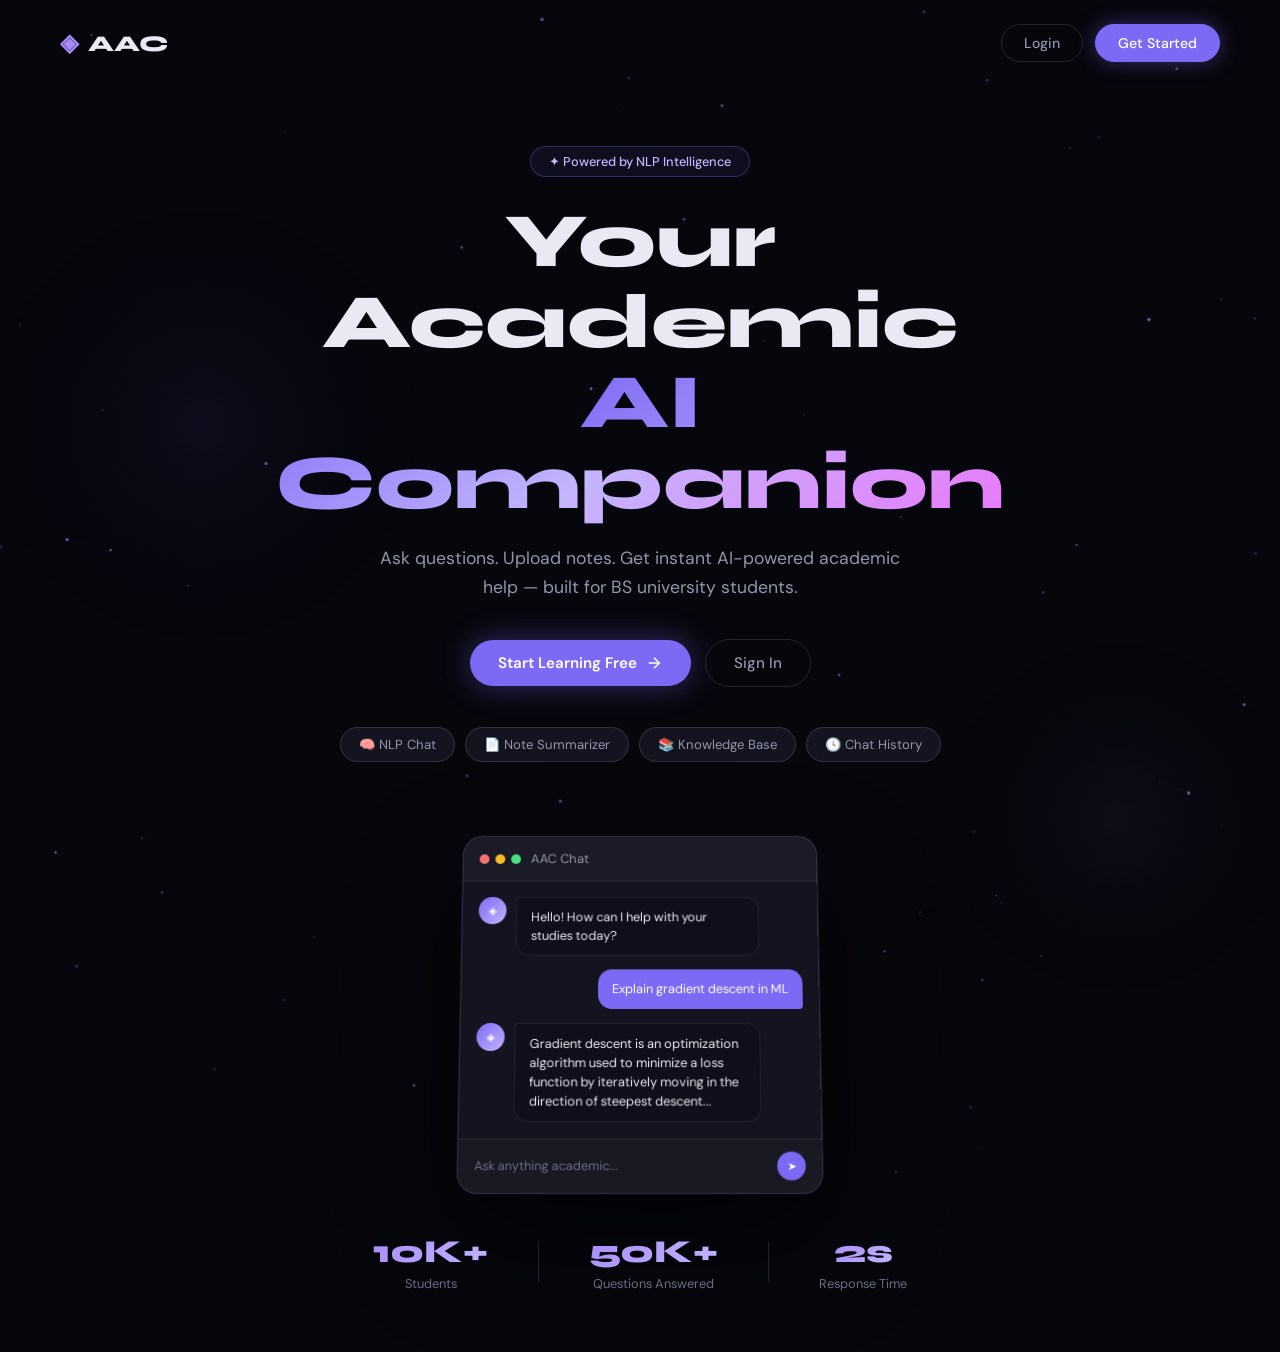
<file: index.html>
<!DOCTYPE html>
<html lang="en">
<head>
  <meta charset="UTF-8" />
  <meta name="viewport" content="width=device-width, initial-scale=1.0"/>
  <title>AAC – AI Academic Assistant</title>
  <link rel="stylesheet" href="style.css" />
  <link rel="preconnect" href="https://fonts.googleapis.com">
  <link href="https://fonts.googleapis.com/css2?family=Syne:wght@400;600;700;800&family=DM+Sans:ital,wght@0,300;0,400;0,500;1,300&display=swap" rel="stylesheet">
</head>
<body>

  <!-- ─── CUSTOM CURSOR ─────────────────────────────── -->
  <div class="cursor-dot"></div>
  <div class="cursor-ring"></div>

  <!-- ─── LANDING PAGE ──────────────────────────────── -->
  <section id="landing" class="page active">
    <canvas id="bg-canvas"></canvas>

    <nav class="landing-nav">
      <div class="logo">
        <span class="logo-icon">◈</span>
        <span>AAC</span>
      </div>
      <div class="nav-links">
        <a href="#" onclick="showPage('login')" class="nav-btn">Login</a>
        <a href="#" onclick="showPage('register')" class="nav-btn nav-btn-fill">Get Started</a>
      </div>
    </nav>

    <div class="hero">
      <div class="hero-badge">✦ Powered by NLP Intelligence</div>
      <h1 class="hero-title">
        Your Academic<br/>
        <span class="gradient-text">AI Companion</span>
      </h1>
      <p class="hero-sub">Ask questions. Upload notes. Get instant AI-powered academic help — built for BS university students.</p>
      <div class="hero-cta">
        <button class="btn-primary" onclick="showPage('register')">
          Start Learning Free
          <svg width="18" height="18" viewBox="0 0 24 24" fill="none" stroke="currentColor" stroke-width="2"><line x1="5" y1="12" x2="19" y2="12"/><polyline points="12,5 19,12 12,19"/></svg>
        </button>
        <button class="btn-ghost" onclick="showPage('login')">Sign In</button>
      </div>

      <div class="feature-pills">
        <div class="pill">🧠 NLP Chat</div>
        <div class="pill">📄 Note Summarizer</div>
        <div class="pill">📚 Knowledge Base</div>
        <div class="pill">🕓 Chat History</div>
      </div>
    </div>

    <div class="hero-visual">
      <div class="chat-preview-card">
        <div class="cp-header">
          <div class="cp-dots"><span></span><span></span><span></span></div>
          <span>AAC Chat</span>
        </div>
        <div class="cp-messages">
          <div class="cp-msg bot">
            <div class="cp-avatar">◈</div>
            <div class="cp-bubble">Hello! How can I help with your studies today?</div>
          </div>
          <div class="cp-msg user">
            <div class="cp-bubble">Explain gradient descent in ML</div>
          </div>
          <div class="cp-msg bot typing-preview">
            <div class="cp-avatar">◈</div>
            <div class="cp-bubble">
              Gradient descent is an optimization algorithm used to minimize a loss function by iteratively moving in the direction of steepest descent...
            </div>
          </div>
        </div>
        <div class="cp-input-bar">
          <span>Ask anything academic...</span>
          <div class="cp-send">➤</div>
        </div>
      </div>
    </div>

    <div class="stats-row">
      <div class="stat"><span class="stat-num">10K+</span><span>Students</span></div>
      <div class="stat-divider"></div>
      <div class="stat"><span class="stat-num">50K+</span><span>Questions Answered</span></div>
      <div class="stat-divider"></div>
      <div class="stat"><span class="stat-num">2s</span><span>Response Time</span></div>
    </div>
  </section>

  <!-- ─── REGISTER ───────────────────────────────────── -->
  <section id="register" class="page auth-page">
    <div class="auth-left">
      <div class="auth-logo" onclick="showPage('landing')">
        <span class="logo-icon">◈</span> AAC
      </div>
      <h2 class="auth-title">Create your<br/><span class="gradient-text">free account</span></h2>
      <p class="auth-sub">Join thousands of students using AI to excel academically.</p>
      <div class="auth-features">
        <div class="af-item"><span class="af-check">✓</span> Unlimited academic questions</div>
        <div class="af-item"><span class="af-check">✓</span> PDF & text note summarization</div>
        <div class="af-item"><span class="af-check">✓</span> Full chat history access</div>
        <div class="af-item"><span class="af-check">✓</span> Always free for students</div>
      </div>
    </div>
    <div class="auth-right">
      <div class="auth-card">
        <h3>Register</h3>
        <p class="auth-card-sub">Already have an account? <a href="#" onclick="showPage('login')">Sign in</a></p>
        <div class="form-group">
          <label>Full Name</label>
          <div class="input-wrap">
            <svg class="input-icon" viewBox="0 0 24 24" fill="none" stroke="currentColor" stroke-width="2"><circle cx="12" cy="8" r="4"/><path d="M4 20c0-4 3.6-7 8-7s8 3 8 7"/></svg>
            <input type="text" id="reg-name" placeholder="Muhammad Ali" />
          </div>
        </div>
        <div class="form-group">
          <label>University Email</label>
          <div class="input-wrap">
            <svg class="input-icon" viewBox="0 0 24 24" fill="none" stroke="currentColor" stroke-width="2"><rect x="2" y="4" width="20" height="16" rx="2"/><polyline points="2,4 12,13 22,4"/></svg>
            <input type="email" id="reg-email" placeholder="s2022-bsai-xxx@university.edu.pk" />
          </div>
        </div>
        <div class="form-group">
          <label>Password</label>
          <div class="input-wrap">
            <svg class="input-icon" viewBox="0 0 24 24" fill="none" stroke="currentColor" stroke-width="2"><rect x="3" y="11" width="18" height="11" rx="2"/><path d="M7 11V7a5 5 0 0 1 10 0v4"/></svg>
            <input type="password" id="reg-pass" placeholder="Create a strong password" />
            <span class="toggle-pass" onclick="togglePass('reg-pass',this)">👁</span>
          </div>
        </div>
        <div class="form-group">
          <label>Confirm Password</label>
          <div class="input-wrap">
            <svg class="input-icon" viewBox="0 0 24 24" fill="none" stroke="currentColor" stroke-width="2"><rect x="3" y="11" width="18" height="11" rx="2"/><path d="M7 11V7a5 5 0 0 1 10 0v4"/></svg>
            <input type="password" id="reg-cpass" placeholder="Repeat your password" />
          </div>
        </div>
        <button class="btn-primary full" onclick="doRegister()">Create Account</button>
        <div id="reg-msg" class="form-msg"></div>
      </div>
    </div>
  </section>

  <!-- ─── LOGIN ──────────────────────────────────────── -->
  <section id="login" class="page auth-page">
    <div class="auth-left">
      <div class="auth-logo" onclick="showPage('landing')">
        <span class="logo-icon">◈</span> AAC
      </div>
      <h2 class="auth-title">Welcome<br/><span class="gradient-text">back!</span></h2>
      <p class="auth-sub">Your AI academic assistant is ready to help you succeed.</p>
      <div class="login-card-art">
        <div class="lca-orb lca-orb1"></div>
        <div class="lca-orb lca-orb2"></div>
        <div class="lca-float">
          <div class="lca-icon">🎓</div>
          <span>Academic Excellence</span>
        </div>
      </div>
    </div>
    <div class="auth-right">
      <div class="auth-card">
        <h3>Sign In</h3>
        <p class="auth-card-sub">New student? <a href="#" onclick="showPage('register')">Create account</a></p>

        <!-- Quick Demo Login Chips -->
        <div class="demo-chips">
          <span class="chip-label">Quick demo:</span>
          <button class="demo-chip" onclick="demoLogin('student')">👨‍🎓 Student</button>
          <button class="demo-chip" onclick="demoLogin('admin')">🛡 Admin</button>
        </div>

        <div class="form-group">
          <label>Email</label>
          <div class="input-wrap">
            <svg class="input-icon" viewBox="0 0 24 24" fill="none" stroke="currentColor" stroke-width="2"><rect x="2" y="4" width="20" height="16" rx="2"/><polyline points="2,4 12,13 22,4"/></svg>
            <input type="email" id="login-email" placeholder="your@email.com" />
          </div>
        </div>
        <div class="form-group">
          <label>Password <a href="#" class="forgot-link" style="float:right;font-size:0.78rem;">Forgot password?</a></label>
          <div class="input-wrap">
            <svg class="input-icon" viewBox="0 0 24 24" fill="none" stroke="currentColor" stroke-width="2"><rect x="3" y="11" width="18" height="11" rx="2"/><path d="M7 11V7a5 5 0 0 1 10 0v4"/></svg>
            <input type="password" id="login-pass" placeholder="Enter your password" />
            <span class="toggle-pass" onclick="togglePass('login-pass',this)">👁</span>
          </div>
        </div>
        <button class="btn-primary full" onclick="doLogin()">Sign In</button>
        <div id="login-msg" class="form-msg"></div>
      </div>
    </div>
  </section>

  <!-- ─── STUDENT DASHBOARD ─────────────────────────── -->
  <section id="student-dashboard" class="page dashboard-page">
    <aside class="sidebar" id="sidebar">
      <div class="sb-top">
        <div class="sb-logo">
          <span class="logo-icon">◈</span>
          <span class="sb-logo-text">AAC</span>
        </div>
        <button class="sb-toggle" onclick="toggleSidebar()" title="Toggle Sidebar">
          <svg viewBox="0 0 24 24" fill="none" stroke="currentColor" stroke-width="2.5"><line x1="3" y1="6" x2="21" y2="6"/><line x1="3" y1="12" x2="21" y2="12"/><line x1="3" y1="18" x2="21" y2="18"/></svg>
        </button>
      </div>
      <nav class="sb-nav">
        <a href="#" class="sb-link active" onclick="switchTab(this,'chat-tab','student-dashboard')">
          <svg viewBox="0 0 24 24" fill="none" stroke="currentColor" stroke-width="2"><path d="M21 15a2 2 0 0 1-2 2H7l-4 4V5a2 2 0 0 1 2-2h14a2 2 0 0 1 2 2z"/></svg>
          <span>Chat</span>
        </a>
        <a href="#" class="sb-link" onclick="switchTab(this,'notes-tab','student-dashboard')">
          <svg viewBox="0 0 24 24" fill="none" stroke="currentColor" stroke-width="2"><path d="M14 2H6a2 2 0 0 0-2 2v16a2 2 0 0 0 2 2h12a2 2 0 0 0 2-2V8z"/><polyline points="14,2 14,8 20,8"/></svg>
          <span>Upload Notes</span>
        </a>
        <a href="#" class="sb-link" onclick="switchTab(this,'history-tab','student-dashboard')">
          <svg viewBox="0 0 24 24" fill="none" stroke="currentColor" stroke-width="2"><circle cx="12" cy="12" r="10"/><polyline points="12,6 12,12 16,14"/></svg>
          <span>History</span>
        </a>
        <a href="#" class="sb-link" onclick="switchTab(this,'profile-tab','student-dashboard')">
          <svg viewBox="0 0 24 24" fill="none" stroke="currentColor" stroke-width="2"><circle cx="12" cy="8" r="4"/><path d="M4 20c0-4 3.6-7 8-7s8 3 8 7"/></svg>
          <span>Profile</span>
        </a>
      </nav>
      <div class="sb-footer">
        <div class="sb-user-info" id="sb-user-name">Student</div>
        <button class="sb-logout" onclick="doLogout()">
          <svg viewBox="0 0 24 24" fill="none" stroke="currentColor" stroke-width="2"><path d="M9 21H5a2 2 0 0 1-2-2V5a2 2 0 0 1 2-2h4"/><polyline points="16,17 21,12 16,7"/><line x1="21" y1="12" x2="9" y2="12"/></svg>
          <span>Logout</span>
        </button>
      </div>
    </aside>

    <main class="dash-main">
      <!-- CHAT TAB -->
      <div id="chat-tab" class="tab-content active">
        <div class="chat-header">
          <div>
            <h2>Academic Chat</h2>
            <p>Ask me anything about your studies</p>
          </div>
          <button class="new-chat-btn" onclick="clearChat()">
            <svg viewBox="0 0 24 24" fill="none" stroke="currentColor" stroke-width="2"><line x1="12" y1="5" x2="12" y2="19"/><line x1="5" y1="12" x2="19" y2="12"/></svg>
            New Chat
          </button>
        </div>
        <div class="chat-window" id="chat-window">
          <div class="chat-welcome">
            <div class="cw-icon">◈</div>
            <h3>Hello, <span id="cw-name">Student</span>!</h3>
            <p>I'm your AI Academic Assistant. Ask me about any academic topic, subject, or concept.</p>
            <div class="suggestion-chips">
              <button class="s-chip" onclick="sendSuggestion(this)">Explain Machine Learning basics</button>
              <button class="s-chip" onclick="sendSuggestion(this)">What is the OSI model?</button>
              <button class="s-chip" onclick="sendSuggestion(this)">Summarize Big O notation</button>
              <button class="s-chip" onclick="sendSuggestion(this)">How does TCP/IP work?</button>
            </div>
          </div>
        </div>
        <div class="chat-input-area">
          <div class="chat-input-wrap">
            <button class="attach-btn" title="Attach file" onclick="document.getElementById('chat-file-input').click()">
              <svg viewBox="0 0 24 24" fill="none" stroke="currentColor" stroke-width="2"><path d="M21.44 11.05l-9.19 9.19a6 6 0 0 1-8.49-8.49l9.19-9.19a4 4 0 0 1 5.66 5.66l-9.2 9.19a2 2 0 0 1-2.83-2.83l8.49-8.48"/></svg>
            </button>
            <input type="file" id="chat-file-input" style="display:none" accept=".pdf,.txt" onchange="handleChatFileAttach(this)">
            <textarea id="chat-input" placeholder="Ask an academic question..." rows="1" onkeydown="chatKeydown(event)" oninput="autoResize(this)"></textarea>
            <button class="send-btn" onclick="sendMessage()" id="send-btn">
              <svg viewBox="0 0 24 24" fill="none" stroke="currentColor" stroke-width="2.5"><line x1="22" y1="2" x2="11" y2="13"/><polygon points="22,2 15,22 11,13 2,9"/></svg>
            </button>
          </div>
          <div class="chat-hint">Press <kbd>Enter</kbd> to send · <kbd>Shift+Enter</kbd> for new line</div>
        </div>
      </div>

      <!-- NOTES TAB -->
      <div id="notes-tab" class="tab-content">
        <div class="tab-header">
          <h2>Upload & Summarize Notes</h2>
          <p>Upload your PDF or text notes and get an instant AI summary</p>
        </div>
        <div class="upload-zone" id="upload-zone" ondrop="dropFile(event)" ondragover="dragOver(event)" ondragleave="dragLeave(event)">
          <div class="uz-icon">
            <svg viewBox="0 0 24 24" fill="none" stroke="currentColor" stroke-width="1.5"><path d="M21 15v4a2 2 0 0 1-2 2H5a2 2 0 0 1-2-2v-4"/><polyline points="17,8 12,3 7,8"/><line x1="12" y1="3" x2="12" y2="15"/></svg>
          </div>
          <p class="uz-title">Drag & drop your notes here</p>
          <p class="uz-sub">or click to browse — PDF, TXT files supported</p>
          <button class="btn-primary" onclick="document.getElementById('file-upload').click()">Browse Files</button>
          <input type="file" id="file-upload" style="display:none" accept=".pdf,.txt" onchange="handleFileUpload(this)">
        </div>

        <div id="file-preview" class="file-preview hidden">
          <div class="fp-info">
            <div class="fp-icon">📄</div>
            <div>
              <div class="fp-name" id="fp-name">notes.pdf</div>
              <div class="fp-size" id="fp-size">0 KB</div>
            </div>
            <button class="fp-remove" onclick="removeFile()">✕</button>
          </div>
          <button class="btn-primary" onclick="summarizeFile()">
            <svg viewBox="0 0 24 24" fill="none" stroke="currentColor" stroke-width="2"><circle cx="11" cy="11" r="8"/><line x1="21" y1="21" x2="16.65" y2="16.65"/></svg>
            Generate Summary
          </button>
        </div>

        <div id="summary-output" class="summary-output hidden">
          <div class="so-header">
            <span>✦ AI Summary</span>
            <button onclick="copySummary()">Copy</button>
          </div>
          <div class="so-body" id="so-body"></div>
        </div>

        <div class="uploaded-list" id="uploaded-list">
          <h4>Recent Uploads</h4>
          <div class="ul-empty">No files uploaded yet</div>
        </div>
      </div>

      <!-- HISTORY TAB -->
      <div id="history-tab" class="tab-content">
        <div class="tab-header">
          <h2>Chat History</h2>
          <p>All your previous academic conversations</p>
        </div>
        <div class="history-search">
          <svg viewBox="0 0 24 24" fill="none" stroke="currentColor" stroke-width="2"><circle cx="11" cy="11" r="8"/><line x1="21" y1="21" x2="16.65" y2="16.65"/></svg>
          <input type="text" placeholder="Search past conversations..." oninput="filterHistory(this.value)" />
        </div>
        <div class="history-list" id="history-list">
          <div class="history-empty">
            <div class="he-icon">🕓</div>
            <p>Your chat history will appear here after your first conversation.</p>
          </div>
        </div>
      </div>

      <!-- PROFILE TAB -->
      <div id="profile-tab" class="tab-content">
        <div class="tab-header">
          <h2>My Profile</h2>
          <p>Manage your account information</p>
        </div>
        <div class="profile-card">
          <div class="profile-avatar" id="profile-avatar">MA</div>
          <div class="profile-details">
            <h3 id="profile-name">Student Name</h3>
            <p id="profile-email">student@email.com</p>
            <span class="role-badge student-badge">🎓 Student</span>
          </div>
        </div>
        <div class="profile-stats-grid">
          <div class="psg-item"><span class="psg-num" id="stat-questions">0</span><span>Questions Asked</span></div>
          <div class="psg-item"><span class="psg-num" id="stat-files">0</span><span>Files Uploaded</span></div>
          <div class="psg-item"><span class="psg-num">BSAI</span><span>Program</span></div>
          <div class="psg-item"><span class="psg-num">5th</span><span>Semester</span></div>
        </div>
        <div class="profile-form">
          <div class="form-group">
            <label>Full Name</label>
            <div class="input-wrap"><input type="text" id="pf-name" /></div>
          </div>
          <div class="form-group">
            <label>Email</label>
            <div class="input-wrap"><input type="email" id="pf-email" readonly style="opacity:0.6;cursor:not-allowed;" /></div>
          </div>
          <button class="btn-primary" onclick="saveProfile()">Save Changes</button>
        </div>
      </div>
    </main>
  </section>

  <!-- ─── ADMIN DASHBOARD ────────────────────────────── -->
  <section id="admin-dashboard" class="page dashboard-page">
    <aside class="sidebar sidebar-admin" id="admin-sidebar">
      <div class="sb-top">
        <div class="sb-logo">
          <span class="logo-icon">◈</span>
          <span class="sb-logo-text">AAC Admin</span>
        </div>
        <button class="sb-toggle" onclick="toggleAdminSidebar()">
          <svg viewBox="0 0 24 24" fill="none" stroke="currentColor" stroke-width="2.5"><line x1="3" y1="6" x2="21" y2="6"/><line x1="3" y1="12" x2="21" y2="12"/><line x1="3" y1="18" x2="21" y2="18"/></svg>
        </button>
      </div>
      <nav class="sb-nav">
        <a href="#" class="sb-link active" onclick="switchTab(this,'adash-tab','admin-dashboard')">
          <svg viewBox="0 0 24 24" fill="none" stroke="currentColor" stroke-width="2"><rect x="3" y="3" width="7" height="7"/><rect x="14" y="3" width="7" height="7"/><rect x="3" y="14" width="7" height="7"/><rect x="14" y="14" width="7" height="7"/></svg>
          <span>Dashboard</span>
        </a>
        <a href="#" class="sb-link" onclick="switchTab(this,'ausers-tab','admin-dashboard')">
          <svg viewBox="0 0 24 24" fill="none" stroke="currentColor" stroke-width="2"><path d="M17 21v-2a4 4 0 0 0-4-4H5a4 4 0 0 0-4 4v2"/><circle cx="9" cy="7" r="4"/><path d="M23 21v-2a4 4 0 0 0-3-3.87"/><path d="M16 3.13a4 4 0 0 1 0 7.75"/></svg>
          <span>Users</span>
        </a>
        <a href="#" class="sb-link" onclick="switchTab(this,'akb-tab','admin-dashboard')">
          <svg viewBox="0 0 24 24" fill="none" stroke="currentColor" stroke-width="2"><path d="M2 3h6a4 4 0 0 1 4 4v14a3 3 0 0 0-3-3H2z"/><path d="M22 3h-6a4 4 0 0 0-4 4v14a3 3 0 0 1 3-3h7z"/></svg>
          <span>Knowledge Base</span>
        </a>
        <a href="#" class="sb-link" onclick="switchTab(this,'alogs-tab','admin-dashboard')">
          <svg viewBox="0 0 24 24" fill="none" stroke="currentColor" stroke-width="2"><path d="M14 2H6a2 2 0 0 0-2 2v16a2 2 0 0 0 2 2h12a2 2 0 0 0 2-2V8z"/><polyline points="14,2 14,8 20,8"/><line x1="16" y1="13" x2="8" y2="13"/><line x1="16" y1="17" x2="8" y2="17"/><polyline points="10,9 9,9 8,9"/></svg>
          <span>Chat Logs</span>
        </a>
      </nav>
      <div class="sb-footer">
        <div class="sb-user-info">Administrator</div>
        <button class="sb-logout" onclick="doLogout()">
          <svg viewBox="0 0 24 24" fill="none" stroke="currentColor" stroke-width="2"><path d="M9 21H5a2 2 0 0 1-2-2V5a2 2 0 0 1 2-2h4"/><polyline points="16,17 21,12 16,7"/><line x1="21" y1="12" x2="9" y2="12"/></svg>
          <span>Logout</span>
        </button>
      </div>
    </aside>

    <main class="dash-main">
      <!-- ADMIN OVERVIEW -->
      <div id="adash-tab" class="tab-content active">
        <div class="tab-header">
          <h2>Admin Overview</h2>
          <p>System statistics and monitoring</p>
        </div>
        <div class="admin-stats-grid">
          <div class="asg-card">
            <div class="asg-icon" style="background:var(--accent-a)">
              <svg viewBox="0 0 24 24" fill="none" stroke="currentColor" stroke-width="2"><path d="M17 21v-2a4 4 0 0 0-4-4H5a4 4 0 0 0-4 4v2"/><circle cx="9" cy="7" r="4"/></svg>
            </div>
            <div>
              <div class="asg-num" id="asg-users">3</div>
              <div class="asg-label">Total Students</div>
            </div>
          </div>
          <div class="asg-card">
            <div class="asg-icon" style="background:var(--accent-b)">
              <svg viewBox="0 0 24 24" fill="none" stroke="currentColor" stroke-width="2"><path d="M21 15a2 2 0 0 1-2 2H7l-4 4V5a2 2 0 0 1 2-2h14a2 2 0 0 1 2 2z"/></svg>
            </div>
            <div>
              <div class="asg-num" id="asg-chats">12</div>
              <div class="asg-label">Chats Today</div>
            </div>
          </div>
          <div class="asg-card">
            <div class="asg-icon" style="background:var(--accent-c)">
              <svg viewBox="0 0 24 24" fill="none" stroke="currentColor" stroke-width="2"><path d="M2 3h6a4 4 0 0 1 4 4v14a3 3 0 0 0-3-3H2z"/><path d="M22 3h-6a4 4 0 0 0-4 4v14a3 3 0 0 1 3-3h7z"/></svg>
            </div>
            <div>
              <div class="asg-num" id="asg-kb">8</div>
              <div class="asg-label">Knowledge Entries</div>
            </div>
          </div>
          <div class="asg-card">
            <div class="asg-icon" style="background:var(--accent-d)">
              <svg viewBox="0 0 24 24" fill="none" stroke="currentColor" stroke-width="2"><path d="M14 2H6a2 2 0 0 0-2 2v16a2 2 0 0 0 2 2h12a2 2 0 0 0 2-2V8z"/><polyline points="14,2 14,8 20,8"/></svg>
            </div>
            <div>
              <div class="asg-num" id="asg-files">5</div>
              <div class="asg-label">Files Uploaded</div>
            </div>
          </div>
        </div>
        <div class="recent-activity">
          <h4>Recent Activity</h4>
          <div class="ra-list" id="ra-list">
            <div class="ra-item"><span class="ra-dot green"></span><span>Ahmed Hassan asked about Neural Networks</span><span class="ra-time">2m ago</span></div>
            <div class="ra-item"><span class="ra-dot blue"></span><span>Sara Khan uploaded lecture notes</span><span class="ra-time">15m ago</span></div>
            <div class="ra-item"><span class="ra-dot green"></span><span>Ali Raza asked about Data Structures</span><span class="ra-time">1h ago</span></div>
            <div class="ra-item"><span class="ra-dot orange"></span><span>New student registered</span><span class="ra-time">3h ago</span></div>
          </div>
        </div>
      </div>

      <!-- USERS TAB -->
      <div id="ausers-tab" class="tab-content">
        <div class="tab-header-row">
          <div>
            <h2>User Management</h2>
            <p>View and manage registered students</p>
          </div>
          <button class="btn-primary small" onclick="openAddUserModal()">+ Add User</button>
        </div>
        <div class="admin-table-wrap">
          <table class="admin-table" id="users-table">
            <thead>
              <tr><th>Name</th><th>Email</th><th>Status</th><th>Joined</th><th>Actions</th></tr>
            </thead>
            <tbody id="users-tbody">
              <tr><td>Ahmed Hassan</td><td>ahmed@uni.edu.pk</td><td><span class="badge active">Active</span></td><td>Jan 2024</td><td><button class="tbl-btn" onclick="toggleUserStatus(this)">Deactivate</button> <button class="tbl-btn danger" onclick="deleteUser(this)">Delete</button></td></tr>
              <tr><td>Sara Khan</td><td>sara@uni.edu.pk</td><td><span class="badge active">Active</span></td><td>Feb 2024</td><td><button class="tbl-btn" onclick="toggleUserStatus(this)">Deactivate</button> <button class="tbl-btn danger" onclick="deleteUser(this)">Delete</button></td></tr>
              <tr><td>Ali Raza</td><td>ali@uni.edu.pk</td><td><span class="badge inactive">Inactive</span></td><td>Mar 2024</td><td><button class="tbl-btn" onclick="toggleUserStatus(this)">Activate</button> <button class="tbl-btn danger" onclick="deleteUser(this)">Delete</button></td></tr>
            </tbody>
          </table>
        </div>
      </div>

      <!-- KNOWLEDGE BASE TAB -->
      <div id="akb-tab" class="tab-content">
        <div class="tab-header-row">
          <div>
            <h2>Knowledge Base</h2>
            <p>Manage academic content and FAQs</p>
          </div>
          <button class="btn-primary small" onclick="openKBModal()">+ Add Entry</button>
        </div>
        <div class="kb-grid" id="kb-grid">
          <div class="kb-card">
            <div class="kb-cat">Machine Learning</div>
            <h4>Gradient Descent Algorithm</h4>
            <p>An optimization algorithm that minimizes loss functions by iteratively adjusting parameters in the direction of steepest descent.</p>
            <div class="kb-actions"><button onclick="editKB(this)">Edit</button><button class="danger" onclick="deleteKB(this)">Delete</button></div>
          </div>
          <div class="kb-card">
            <div class="kb-cat">Data Structures</div>
            <h4>Binary Search Trees</h4>
            <p>A node-based tree structure where each node has at most two children, with left subtree values less than root and right greater.</p>
            <div class="kb-actions"><button onclick="editKB(this)">Edit</button><button class="danger" onclick="deleteKB(this)">Delete</button></div>
          </div>
          <div class="kb-card">
            <div class="kb-cat">Networking</div>
            <h4>OSI Model Layers</h4>
            <p>A conceptual framework with 7 layers: Physical, Data Link, Network, Transport, Session, Presentation, and Application.</p>
            <div class="kb-actions"><button onclick="editKB(this)">Edit</button><button class="danger" onclick="deleteKB(this)">Delete</button></div>
          </div>
        </div>
      </div>

      <!-- CHAT LOGS TAB -->
      <div id="alogs-tab" class="tab-content">
        <div class="tab-header">
          <h2>Chat Logs</h2>
          <p>Monitor all student-chatbot conversations</p>
        </div>
        <div class="logs-filter">
          <input type="text" placeholder="Search by student or keyword..." oninput="filterLogs(this.value)">
          <select onchange="filterLogsByDate(this.value)">
            <option>All Time</option>
            <option>Today</option>
            <option>This Week</option>
          </select>
        </div>
        <div class="logs-list" id="logs-list">
          <div class="log-item">
            <div class="log-meta"><strong>Ahmed Hassan</strong><span>April 8, 2026 · 10:24 AM</span></div>
            <div class="log-q">Q: What is the difference between supervised and unsupervised learning?</div>
            <div class="log-a">A: Supervised learning uses labeled training data to learn a mapping, while unsupervised learning finds hidden patterns in unlabeled data...</div>
          </div>
          <div class="log-item">
            <div class="log-meta"><strong>Sara Khan</strong><span>April 8, 2026 · 09:15 AM</span></div>
            <div class="log-q">Q: Explain the TCP three-way handshake</div>
            <div class="log-a">A: The TCP three-way handshake involves three steps: SYN (client initiates), SYN-ACK (server acknowledges), ACK (client confirms)...</div>
          </div>
          <div class="log-item">
            <div class="log-meta"><strong>Ali Raza</strong><span>April 7, 2026 · 03:45 PM</span></div>
            <div class="log-q">Q: How does a hash table work?</div>
            <div class="log-a">A: A hash table stores key-value pairs using a hash function to compute an index into an array of buckets or slots...</div>
          </div>
        </div>
      </div>
    </main>
  </section>

  <!-- ─── MODALS ──────────────────────────────────────── -->
  <div class="modal-overlay" id="modal-overlay" onclick="closeModal()"></div>

  <!-- KB Modal -->
  <div class="modal" id="kb-modal">
    <div class="modal-header">
      <h3 id="kb-modal-title">Add Knowledge Entry</h3>
      <button onclick="closeModal()">✕</button>
    </div>
    <div class="form-group">
      <label>Title</label>
      <div class="input-wrap"><input type="text" id="kb-title" placeholder="Topic title" /></div>
    </div>
    <div class="form-group">
      <label>Category</label>
      <div class="input-wrap"><input type="text" id="kb-cat" placeholder="e.g. Machine Learning" /></div>
    </div>
    <div class="form-group">
      <label>Content</label>
      <textarea id="kb-content" rows="4" placeholder="Academic content or explanation..."></textarea>
    </div>
    <button class="btn-primary full" onclick="saveKBEntry()">Save Entry</button>
  </div>

  <!-- Add User Modal -->
  <div class="modal" id="adduser-modal">
    <div class="modal-header">
      <h3>Add New Student</h3>
      <button onclick="closeModal()">✕</button>
    </div>
    <div class="form-group">
      <label>Full Name</label>
      <div class="input-wrap"><input type="text" id="au-name" placeholder="Student name" /></div>
    </div>
    <div class="form-group">
      <label>Email</label>
      <div class="input-wrap"><input type="email" id="au-email" placeholder="student@uni.edu.pk" /></div>
    </div>
    <button class="btn-primary full" onclick="addUser()">Add Student</button>
  </div>

  <!-- Toast -->
  <div class="toast" id="toast"></div>

  <script src="app.js"></script>
</body>
</html>
</file>
<file: style.css>
/* ═══════════════════════════════════════════════════════
   AAC — AI Academic Assistant Chatbot
   Style Sheet  ·  Pure CSS  ·  No Framework
   ═══════════════════════════════════════════════════════ */

/* ── VARIABLES ─────────────────────────────────────────── */
:root {
  --bg:        #06070d;
  --bg2:       #0e0f1a;
  --bg3:       #13141f;
  --border:    rgba(255,255,255,0.07);
  --border2:   rgba(255,255,255,0.12);
  --text:      #e8e9f2;
  --text-mute: #6b6d82;
  --text-soft: #9395aa;
  --accent:    #7c6af5;
  --accent2:   #a78bfa;
  --accent3:   #c4b5fd;
  --glow:      rgba(124,106,245,0.4);
  --glow2:     rgba(167,139,250,0.2);
  --accent-a:  rgba(124,106,245,0.15);
  --accent-b:  rgba(56,189,248,0.15);
  --accent-c:  rgba(52,211,153,0.15);
  --accent-d:  rgba(251,146,60,0.15);
  --red:       #f87171;
  --green:     #4ade80;
  --blue:      #38bdf8;
  --orange:    #fb923c;
  --radius:    14px;
  --radius-sm: 8px;
  --shadow:    0 24px 80px rgba(0,0,0,0.6);
  --sidebar-w: 240px;
  --sidebar-collapsed: 68px;
  --transition: 0.25s cubic-bezier(0.4,0,0.2,1);
}



/* ── RESET ──────────────────────────────────────────────── */
*, *::before, *::after { box-sizing:border-box; margin:0; padding:0; }
html { scroll-behavior:smooth; }
body {
  font-family: 'DM Sans', sans-serif;
  background: var(--bg);
  color: var(--text);
  min-height: 100vh;
  overflow-x: hidden;
  cursor: default;
}
a { text-decoration: none; color: inherit; }
button, .nav-btn, .sb-link, .demo-chip, .s-chip, .new-chat-btn, .kb-actions button, .cp-send { cursor: pointer; }
input, textarea, select { cursor: text; }
button { font-family: inherit; border: none; outline: none; }
input, textarea, select {
  font-family: inherit;
  background: transparent;
  border: none;
  outline: none;
  color: var(--text);
}
textarea { resize: none; }
input::placeholder, textarea::placeholder { color: var(--text-mute); }

/* ── CUSTOM CURSOR ──────────────────────────────────────── */
.cursor-dot {
  width: 8px; height: 8px;
  background: var(--accent2);
  border-radius: 50%;
  position: fixed; pointer-events: none; z-index: 9999;
  transform: translate(-50%,-50%);
  transition: transform 0.1s, background 0.2s;
  box-shadow: 0 0 10px var(--glow);
}
.cursor-ring {
  width: 32px; height: 32px;
  border: 1.5px solid rgba(167,139,250,0.5);
  border-radius: 50%;
  position: fixed; pointer-events: none; z-index: 9998;
  transform: translate(-50%,-50%);
  transition: transform 0.15s ease, width 0.2s, height 0.2s, opacity 0.2s;
}
body:not(:hover) .cursor-dot, body:not(:hover) .cursor-ring { opacity: 0; }

/* ── PAGES / ROUTING ────────────────────────────────────── */
.page { display: none; min-height: 100vh; }
.page.active { display: flex; }
#landing.active { flex-direction: column; position: relative; overflow: hidden; }

/* ── LANDING NAV ────────────────────────────────────────── */
.landing-nav {
  display: flex; align-items: center; justify-content: space-between;
  padding: 24px 60px;
  position: relative; z-index: 10;
}
.logo {
  display: flex; align-items: center; gap: 10px;
  font-family: 'Syne', sans-serif;
  font-size: 1.4rem; font-weight: 800;
  color: var(--text);
}
.logo-icon { color: var(--accent2); font-size: 1.5rem; }
.nav-links { display: flex; align-items: center; gap: 12px; }
.nav-btn {
  padding: 9px 22px; border-radius: 50px;
  font-size: 0.88rem; font-weight: 500;
  transition: var(--transition);
  border: 1.5px solid var(--border2);
  color: var(--text-soft);
}
.nav-btn:hover { color: var(--text); border-color: var(--accent); }
.nav-btn-fill {
  background: var(--accent); color: #fff; border-color: var(--accent);
  box-shadow: 0 0 20px var(--glow);
}
.nav-btn-fill:hover { background: var(--accent2); box-shadow: 0 0 30px var(--glow); }

/* ── CANVAS BACKGROUND ──────────────────────────────────── */
#bg-canvas {
  position: absolute; inset: 0;
  width: 100%; height: 100%;
  pointer-events: none; z-index: 0;
}

/* ── HERO ────────────────────────────────────────────────── */
.hero {
  position: relative; z-index: 5;
  display: flex; flex-direction: column;
  align-items: center; text-align: center;
  padding: 60px 20px 20px;
  max-width: 700px; margin: 0 auto;
}
.hero-badge {
  display: inline-flex; align-items: center; gap: 6px;
  padding: 6px 18px; border-radius: 50px;
  border: 1px solid rgba(124,106,245,0.3);
  background: rgba(124,106,245,0.08);
  font-size: 0.8rem; font-weight: 500; color: var(--accent3);
  margin-bottom: 24px;
  animation: fadeUp 0.6s ease both;
}
.hero-title {
  font-family: 'Syne', sans-serif;
  font-size: clamp(2.8rem, 6vw, 5rem);
  font-weight: 800;
  line-height: 1.05;
  color: var(--text);
  animation: fadeUp 0.7s 0.1s ease both;
}
.gradient-text {
  background: linear-gradient(135deg, var(--accent) 0%, var(--accent3) 50%, #e879f9 100%);
  -webkit-background-clip: text; -webkit-text-fill-color: transparent;
  background-clip: text;
}
.hero-sub {
  font-size: 1.1rem; line-height: 1.7;
  color: var(--text-soft); margin: 20px 0 36px;
  max-width: 520px;
  animation: fadeUp 0.7s 0.2s ease both;
}
.hero-cta {
  display: flex; align-items: center; gap: 14px; flex-wrap: wrap; justify-content: center;
  animation: fadeUp 0.7s 0.3s ease both;
}
.btn-primary {
  display: inline-flex; align-items: center; gap: 8px;
  padding: 13px 28px; border-radius: 50px;
  background: var(--accent); color: #fff;
  font-size: 0.95rem; font-weight: 600;
  transition: var(--transition);
  box-shadow: 0 0 30px var(--glow);
}
.btn-primary:hover {
  background: var(--accent2); transform: translateY(-2px);
  box-shadow: 0 0 45px rgba(167,139,250,0.5);
}
.btn-primary.full { width: 100%; justify-content: center; border-radius: var(--radius); }
.btn-primary.small { padding: 8px 18px; font-size: 0.85rem; }
.btn-ghost {
  padding: 13px 28px; border-radius: 50px;
  border: 1.5px solid var(--border2);
  background: transparent; color: var(--text-soft);
  font-size: 0.95rem; font-weight: 500;
  transition: var(--transition);
}
.btn-ghost:hover { color: var(--text); border-color: var(--accent); }
.feature-pills {
  display: flex; gap: 10px; flex-wrap: wrap; justify-content: center;
  margin-top: 40px;
  animation: fadeUp 0.7s 0.4s ease both;
}
.pill {
  padding: 8px 18px; border-radius: 50px;
  border: 1px solid var(--border2); background: var(--bg3);
  font-size: 0.82rem; color: var(--text-soft);
  transition: var(--transition);
}
.pill:hover { border-color: var(--accent); color: var(--text); }

/* ── HERO VISUAL (Chat Preview) ──────────────────────────── */
.hero-visual {
  position: relative; z-index: 5;
  display: flex; justify-content: center;
  padding: 50px 20px 0;
  animation: fadeUp 0.8s 0.5s ease both;
}
.chat-preview-card {
  width: 360px; border-radius: 20px;
  background: var(--bg3);
  border: 1px solid var(--border2);
  box-shadow: 0 40px 100px rgba(0,0,0,0.6), 0 0 0 1px rgba(124,106,245,0.1);
  overflow: hidden;
  transform: perspective(800px) rotateX(5deg);
  transition: transform 0.3s;
}
.chat-preview-card:hover { transform: perspective(800px) rotateX(0deg) scale(1.02); }
.cp-header {
  display: flex; align-items: center; gap: 10px;
  padding: 14px 16px;
  background: rgba(255,255,255,0.03);
  border-bottom: 1px solid var(--border);
  font-size: 0.82rem; color: var(--text-soft);
}
.cp-dots { display: flex; gap: 6px; }
.cp-dots span {
  width: 10px; height: 10px; border-radius: 50%;
}
.cp-dots span:nth-child(1){ background:#f87171; }
.cp-dots span:nth-child(2){ background:#fbbf24; }
.cp-dots span:nth-child(3){ background:#4ade80; }
.cp-messages { padding: 16px; display: flex; flex-direction: column; gap: 14px; }
.cp-msg { display: flex; align-items: flex-start; gap: 10px; }
.cp-msg.user { flex-direction: row-reverse; }
.cp-avatar {
  width: 28px; height: 28px; border-radius: 50%;
  background: linear-gradient(135deg, var(--accent), var(--accent3));
  display: flex; align-items: center; justify-content: center;
  font-size: 0.7rem; flex-shrink: 0; color: #fff;
}
.cp-bubble {
  padding: 10px 14px; border-radius: 14px;
  font-size: 0.8rem; line-height: 1.5;
  max-width: 75%;
}
.cp-msg.bot .cp-bubble {
  background: var(--bg2);
  border: 1px solid var(--border);
  border-top-left-radius: 4px;
  color: var(--text);
}
.cp-msg.user .cp-bubble {
  background: var(--accent);
  color: #fff;
  border-bottom-right-radius: 4px;
}
.cp-msg.typing-preview .cp-bubble {
  animation: typingReveal 0.8s 1.2s ease both;
  opacity: 0;
}
@keyframes typingReveal { to { opacity: 1; } }
.cp-input-bar {
  display: flex; align-items: center; justify-content: space-between;
  padding: 12px 16px;
  border-top: 1px solid var(--border);
  background: rgba(255,255,255,0.02);
  font-size: 0.78rem; color: var(--text-mute);
}
.cp-send {
  width: 28px; height: 28px; border-radius: 50%;
  background: var(--accent);
  display: flex; align-items: center; justify-content: center;
  font-size: 0.7rem; color: #fff; cursor: pointer;
}

/* ── STATS ROW ──────────────────────────────────────────── */
.stats-row {
  display: flex; align-items: center; justify-content: center;
  gap: 0; padding: 40px 20px 60px;
  position: relative; z-index: 5;
  animation: fadeUp 0.8s 0.6s ease both;
}
.stat {
  display: flex; flex-direction: column; align-items: center;
  padding: 0 50px; gap: 4px;
}
.stat-num {
  font-family: 'Syne', sans-serif;
  font-size: 2rem; font-weight: 800;
  background: linear-gradient(135deg, var(--accent2), var(--accent3));
  -webkit-background-clip: text; -webkit-text-fill-color: transparent; background-clip: text;
}
.stat span:last-child { font-size: 0.8rem; color: var(--text-mute); }
.stat-divider { width: 1px; height: 40px; background: var(--border2); }

/* ── AUTH PAGES ─────────────────────────────────────────── */
.auth-page { flex-direction: row; }
.auth-left {
  width: 48%; min-height: 100vh;
  background: var(--bg2);
  border-right: 1px solid var(--border);
  padding: 48px 60px;
  display: flex; flex-direction: column;
  position: relative; overflow: hidden;
}
.auth-left::before {
  content: '';
  position: absolute; bottom: -200px; left: -100px;
  width: 500px; height: 500px;
  background: radial-gradient(circle, rgba(124,106,245,0.12) 0%, transparent 70%);
  pointer-events: none;
}
.auth-logo {
  display: flex; align-items: center; gap: 10px;
  font-family: 'Syne', sans-serif; font-size: 1.3rem; font-weight: 800;
  margin-bottom: 64px; cursor: pointer;
}
.auth-title {
  font-family: 'Syne', sans-serif;
  font-size: clamp(2rem, 3.5vw, 3rem);
  font-weight: 800; line-height: 1.1; margin-bottom: 16px;
}
.auth-sub { color: var(--text-soft); line-height: 1.7; margin-bottom: 40px; }
.auth-features { display: flex; flex-direction: column; gap: 14px; }
.af-item { display: flex; align-items: center; gap: 12px; font-size: 0.9rem; color: var(--text-soft); }
.af-check {
  width: 22px; height: 22px; border-radius: 50%;
  background: rgba(124,106,245,0.2); color: var(--accent2);
  display: flex; align-items: center; justify-content: center; font-size: 0.7rem; flex-shrink:0;
}

/* Login Art */
.login-card-art {
  margin-top: auto; position: relative; height: 180px;
  display: flex; align-items: center; justify-content: center;
}
.lca-orb {
  position: absolute; border-radius: 50%;
  filter: blur(50px); pointer-events: none;
}
.lca-orb1 {
  width: 200px; height: 200px;
  background: rgba(124,106,245,0.25);
  top: -20px; left: 20px;
  animation: floatOrb 6s ease-in-out infinite;
}
.lca-orb2 {
  width: 150px; height: 150px;
  background: rgba(232,121,249,0.2);
  bottom: 0; right: 40px;
  animation: floatOrb 8s 2s ease-in-out infinite;
}
@keyframes floatOrb {
  0%,100%{ transform: translateY(0); }
  50%{ transform: translateY(-20px); }
}
.lca-float {
  position: relative; z-index: 2;
  display: flex; align-items: center; gap: 12px;
  background: var(--bg3); border: 1px solid var(--border2);
  padding: 14px 24px; border-radius: 50px;
  font-size: 0.9rem; font-weight: 500;
  box-shadow: 0 8px 32px rgba(0,0,0,0.4);
  animation: floatOrb 5s ease-in-out infinite;
}
.lca-icon { font-size: 1.4rem; }

/* Auth Right */
.auth-right {
  width: 52%; display: flex; align-items: center; justify-content: center;
  padding: 40px 60px; min-height: 100vh;
}
.auth-card {
  width: 100%; max-width: 440px;
  animation: fadeUp 0.5s ease both;
}
.auth-card h3 {
  font-family: 'Syne', sans-serif; font-size: 1.8rem; font-weight: 700;
  margin-bottom: 6px;
}
.auth-card-sub { color: var(--text-mute); font-size: 0.9rem; margin-bottom: 32px; }
.auth-card-sub a { color: var(--accent2); }
.auth-card-sub a:hover { text-decoration: underline; }

/* Demo chips */
.demo-chips {
  display: flex; align-items: center; gap: 10px; flex-wrap: wrap;
  margin-bottom: 24px; padding: 12px 16px;
  background: rgba(124,106,245,0.06); border-radius: var(--radius-sm);
  border: 1px dashed rgba(124,106,245,0.3);
}
.chip-label { font-size: 0.78rem; color: var(--text-mute); }
.demo-chip {
  padding: 5px 14px; border-radius: 50px;
  background: rgba(124,106,245,0.15); border: 1px solid rgba(124,106,245,0.3);
  color: var(--accent3); font-size: 0.8rem; font-weight: 500;
  transition: var(--transition);
}
.demo-chip:hover { background: var(--accent); color: #fff; border-color: var(--accent); }

/* Form */
.form-group { margin-bottom: 20px; }
.form-group label {
  display: block; font-size: 0.83rem; font-weight: 500;
  color: var(--text-soft); margin-bottom: 8px;
}
.input-wrap {
  position: relative; display: flex; align-items: center;
  background: var(--bg3); border: 1.5px solid var(--border2);
  border-radius: var(--radius-sm); transition: border-color var(--transition);
  overflow: hidden;
}
.input-wrap:focus-within { border-color: var(--accent); box-shadow: 0 0 0 3px rgba(124,106,245,0.15); }
.input-icon {
  width: 18px; height: 18px; flex-shrink: 0;
  margin-left: 14px; color: var(--text-mute);
}
.input-wrap input, .input-wrap textarea {
  width: 100%; padding: 13px 14px; font-size: 0.92rem;
}
.toggle-pass {
  padding: 0 14px; cursor: pointer; font-size: 1rem;
  opacity: 0.5; transition: opacity var(--transition); flex-shrink: 0;
}
.toggle-pass:hover { opacity: 1; }
.forgot-link { color: var(--accent2); font-weight: 500; }
.forgot-link:hover { text-decoration: underline; }
.form-msg {
  margin-top: 12px; font-size: 0.85rem; padding: 0;
  min-height: 18px;
}
.form-msg.error { color: var(--red); }
.form-msg.success { color: var(--green); }
textarea.form-group { resize: vertical; }
#akb-tab textarea, #kb-modal textarea {
  width: 100%; padding: 13px 14px; font-size: 0.92rem;
  background: var(--bg3); border: 1.5px solid var(--border2);
  border-radius: var(--radius-sm); color: var(--text);
  transition: border-color var(--transition);
}
#akb-tab textarea:focus, #kb-modal textarea:focus {
  border-color: var(--accent); outline: none;
  box-shadow: 0 0 0 3px rgba(124,106,245,0.15);
}

/* ── DASHBOARD ──────────────────────────────────────────── */
.dashboard-page { flex-direction: row; }

/* SIDEBAR */
.sidebar {
  width: var(--sidebar-w);
  min-height: 100vh; flex-shrink: 0;
  background: var(--bg2);
  border-right: 1px solid var(--border);
  display: flex; flex-direction: column;
  transition: width var(--transition);
  overflow: hidden;
  position: sticky; top: 0; height: 100vh;
}
.sidebar.collapsed { width: var(--sidebar-collapsed); }
.sidebar-admin { border-right-color: rgba(56,189,248,0.15); }
.sb-top {
  display: flex; align-items: center; justify-content: space-between;
  padding: 24px 18px 20px;
  border-bottom: 1px solid var(--border);
}
.sb-logo {
  display: flex; align-items: center; gap: 10px;
  font-family: 'Syne', sans-serif; font-size: 1.1rem; font-weight: 800;
  white-space: nowrap; overflow: hidden;
}
.sb-logo-text { transition: opacity var(--transition); }
.collapsed .sb-logo-text { opacity: 0; width: 0; }
.sb-toggle {
  background: none; color: var(--text-mute);
  padding: 6px; border-radius: 6px; flex-shrink: 0;
  transition: color var(--transition), background var(--transition);
}
.sb-toggle svg { width: 18px; height: 18px; display: block; }
.sb-toggle:hover { color: var(--text); background: var(--bg3); }
.sb-nav {
  flex: 1; padding: 16px 10px;
  display: flex; flex-direction: column; gap: 4px;
}
.sb-link {
  display: flex; align-items: center; gap: 12px;
  padding: 10px 10px; border-radius: var(--radius-sm);
  font-size: 0.88rem; font-weight: 500;
  color: var(--text-mute); white-space: nowrap;
  transition: var(--transition); overflow: hidden;
}
.sb-link svg { width: 18px; height: 18px; flex-shrink: 0; }
.sb-link span { transition: opacity var(--transition); }
.collapsed .sb-link span { opacity: 0; width: 0; overflow: hidden; }
.sb-link:hover { color: var(--text); background: rgba(255,255,255,0.05); }
.sb-link.active { color: var(--accent2); background: rgba(124,106,245,0.1); }
.sb-footer {
  padding: 16px 10px;
  border-top: 1px solid var(--border);
}
.sb-user-info {
  font-size: 0.8rem; color: var(--text-mute);
  padding: 4px 10px 10px; white-space: nowrap; overflow: hidden;
}
.collapsed .sb-user-info { opacity: 0; height: 0; padding: 0; }
.sb-logout {
  display: flex; align-items: center; gap: 12px;
  width: 100%; padding: 9px 10px; border-radius: var(--radius-sm);
  background: none; color: var(--text-mute);
  font-size: 0.88rem; font-weight: 500; overflow: hidden;
  transition: var(--transition); white-space: nowrap;
}
.sb-logout svg { width: 18px; height: 18px; flex-shrink: 0; }
.sb-logout:hover { color: var(--red); background: rgba(248,113,113,0.08); }
.collapsed .sb-logout span { opacity: 0; width: 0; }

/* MAIN AREA */
.dash-main {
  flex: 1; overflow: hidden; display: flex; flex-direction: column;
}
.tab-content { display: none; flex: 1; overflow-y: auto; padding: 36px 40px; }
.tab-content.active { display: flex; flex-direction: column; }
.tab-header { margin-bottom: 32px; }
.tab-header h2, .tab-header-row h2 {
  font-family: 'Syne', sans-serif; font-size: 1.6rem; font-weight: 700;
}
.tab-header p, .tab-header-row p { color: var(--text-soft); margin-top: 4px; }
.tab-header-row {
  display: flex; align-items: flex-start; justify-content: space-between;
  margin-bottom: 32px;
}

/* ── CHAT ───────────────────────────────────────────────── */
#chat-tab { padding: 0; overflow: hidden; height: 100vh; }
.chat-header {
  display: flex; align-items: center; justify-content: space-between;
  padding: 24px 32px 20px;
  border-bottom: 1px solid var(--border);
  background: var(--bg);
}
.chat-header h2 { font-family: 'Syne', sans-serif; font-size: 1.2rem; font-weight: 700; }
.chat-header p { font-size: 0.82rem; color: var(--text-mute); margin-top: 2px; }
.new-chat-btn {
  display: flex; align-items: center; gap: 6px;
  padding: 8px 16px; border-radius: 50px;
  border: 1.5px solid var(--border2); background: transparent;
  color: var(--text-soft); font-size: 0.82rem; font-weight: 500;
  transition: var(--transition);
}
.new-chat-btn svg { width: 14px; height: 14px; }
.new-chat-btn:hover { border-color: var(--accent); color: var(--text); }
.chat-window {
  flex: 1; overflow-y: auto; padding: 24px 32px;
  display: flex; flex-direction: column; gap: 20px;
  scroll-behavior: smooth;
}
.chat-window::-webkit-scrollbar { width: 4px; }
.chat-window::-webkit-scrollbar-track { background: transparent; }
.chat-window::-webkit-scrollbar-thumb { background: var(--border2); border-radius: 4px; }

/* Welcome screen */
.chat-welcome {
  display: flex; flex-direction: column; align-items: center;
  justify-content: center; text-align: center; flex: 1;
  padding: 60px 20px;
  animation: fadeUp 0.5s ease both;
}
.cw-icon {
  width: 64px; height: 64px; border-radius: 20px;
  background: linear-gradient(135deg, var(--accent), var(--accent3));
  display: flex; align-items: center; justify-content: center;
  font-size: 1.6rem; color: #fff; margin-bottom: 20px;
  box-shadow: 0 0 40px var(--glow);
}
.chat-welcome h3 {
  font-family: 'Syne', sans-serif; font-size: 1.5rem; font-weight: 700;
  margin-bottom: 10px;
}
.chat-welcome p { color: var(--text-soft); max-width: 420px; line-height: 1.7; margin-bottom: 28px; }
.suggestion-chips {
  display: flex; gap: 10px; flex-wrap: wrap; justify-content: center;
}
.s-chip {
  padding: 9px 18px; border-radius: 50px;
  border: 1.5px solid var(--border2); background: var(--bg3);
  color: var(--text-soft); font-size: 0.83rem; font-weight: 400;
  transition: var(--transition); cursor: pointer;
}
.s-chip:hover { border-color: var(--accent); color: var(--text); background: rgba(124,106,245,0.1); }

/* Chat Messages */
.chat-msg {
  display: flex; align-items: flex-start; gap: 12px;
  animation: fadeUp 0.3s ease both;
}
.chat-msg.user-msg { flex-direction: row-reverse; }
.msg-avatar {
  width: 34px; height: 34px; border-radius: 50%; flex-shrink: 0;
  display: flex; align-items: center; justify-content: center;
  font-size: 0.75rem; font-weight: 700;
}
.bot-avatar {
  background: linear-gradient(135deg, var(--accent), var(--accent3));
  color: #fff; box-shadow: 0 0 16px var(--glow);
}
.user-avatar { background: var(--bg3); border: 1.5px solid var(--border2); color: var(--text-soft); }
.msg-bubble {
  max-width: 70%; padding: 12px 18px;
  border-radius: 18px; font-size: 0.92rem; line-height: 1.7;
}
.bot-bubble {
  background: var(--bg3); border: 1px solid var(--border);
  border-top-left-radius: 4px; color: var(--text);
}
.user-bubble {
  background: var(--accent); color: #fff;
  border-bottom-right-radius: 4px;
}
.msg-time { font-size: 0.72rem; color: var(--text-mute); margin-top: 6px; }
.user-msg .msg-time { text-align: right; }

/* Typing indicator */
.typing-indicator { display: flex; gap: 5px; padding: 8px 0; align-items: center; }
.typing-dot {
  width: 8px; height: 8px; border-radius: 50%;
  background: var(--text-mute);
  animation: typingBounce 1.2s ease-in-out infinite;
}
.typing-dot:nth-child(2){ animation-delay: 0.2s; }
.typing-dot:nth-child(3){ animation-delay: 0.4s; }
@keyframes typingBounce { 0%,60%,100%{ transform: translateY(0); } 30%{ transform: translateY(-8px); } }

/* Chat Input */
.chat-input-area {
  padding: 20px 32px 28px;
  border-top: 1px solid var(--border);
  background: var(--bg);
}
.chat-input-wrap {
  display: flex; align-items: flex-end; gap: 10px;
  background: var(--bg3); border: 1.5px solid var(--border2);
  border-radius: 16px; padding: 10px 14px;
  transition: border-color var(--transition);
}
.chat-input-wrap:focus-within {
  border-color: var(--accent); box-shadow: 0 0 0 3px rgba(124,106,245,0.1);
}
.attach-btn {
  background: none; color: var(--text-mute); padding: 6px;
  border-radius: 8px; transition: var(--transition); flex-shrink: 0;
}
.attach-btn svg { width: 18px; height: 18px; display: block; }
.attach-btn:hover { color: var(--accent2); background: rgba(124,106,245,0.1); }
#chat-input {
  flex: 1; background: transparent; color: var(--text);
  font-size: 0.92rem; line-height: 1.5; max-height: 120px;
  overflow-y: auto; padding: 4px 0;
}
.send-btn {
  width: 38px; height: 38px; border-radius: 10px;
  background: var(--accent); color: #fff; flex-shrink: 0;
  display: flex; align-items: center; justify-content: center;
  transition: var(--transition);
}
.send-btn svg { width: 16px; height: 16px; }
.send-btn:hover { background: var(--accent2); transform: scale(1.05); }
.chat-hint {
  font-size: 0.75rem; color: var(--text-mute); margin-top: 8px; text-align: center;
}
kbd {
  background: var(--bg3); border: 1px solid var(--border2);
  border-radius: 4px; padding: 1px 6px; font-size: 0.72rem;
}

/* ── NOTES / UPLOAD ─────────────────────────────────────── */
.upload-zone {
  border: 2px dashed var(--border2); border-radius: 20px;
  padding: 60px 40px; text-align: center;
  background: rgba(124,106,245,0.02);
  cursor: pointer; transition: var(--transition);
  margin-bottom: 24px;
}
.upload-zone.dragover {
  border-color: var(--accent); background: rgba(124,106,245,0.08);
  transform: scale(1.01);
}
.uz-icon svg {
  width: 56px; height: 56px; color: var(--accent2);
  margin: 0 auto 16px; display: block;
}
.uz-title {
  font-size: 1.1rem; font-weight: 600; margin-bottom: 8px;
}
.uz-sub { color: var(--text-mute); margin-bottom: 24px; font-size: 0.88rem; }
.file-preview {
  background: var(--bg3); border: 1.5px solid var(--border2);
  border-radius: var(--radius); padding: 20px 24px;
  display: flex; align-items: center; gap: 16px; margin-bottom: 24px;
  flex-wrap: wrap;
}
.file-preview.hidden { display: none; }
.fp-info { display: flex; align-items: center; gap: 12px; flex: 1; }
.fp-icon { font-size: 2rem; }
.fp-name { font-weight: 600; font-size: 0.95rem; }
.fp-size { color: var(--text-mute); font-size: 0.8rem; }
.fp-remove {
  background: rgba(248,113,113,0.1); color: var(--red);
  border: 1px solid rgba(248,113,113,0.2);
  width: 28px; height: 28px; border-radius: 50%;
  font-size: 0.75rem; flex-shrink: 0;
  transition: var(--transition);
}
.fp-remove:hover { background: rgba(248,113,113,0.2); }
.summary-output {
  border-radius: var(--radius); overflow: hidden;
  border: 1.5px solid var(--border2); margin-bottom: 24px;
}
.summary-output.hidden { display: none; }
.so-header {
  display: flex; align-items: center; justify-content: space-between;
  padding: 12px 20px; background: rgba(124,106,245,0.08);
  border-bottom: 1px solid var(--border);
  font-size: 0.85rem; font-weight: 600; color: var(--accent3);
}
.so-header button {
  padding: 4px 14px; border-radius: 50px;
  background: rgba(124,106,245,0.15); border: 1px solid rgba(124,106,245,0.3);
  color: var(--accent2); font-size: 0.78rem;
  transition: var(--transition);
}
.so-header button:hover { background: var(--accent); color: #fff; }
.so-body { padding: 20px; line-height: 1.8; font-size: 0.92rem; color: var(--text-soft); }
.uploaded-list h4 {
  font-size: 0.9rem; font-weight: 600; color: var(--text-soft);
  margin-bottom: 14px;
}
.ul-empty { color: var(--text-mute); font-size: 0.85rem; }
.ul-item {
  display: flex; align-items: center; gap: 12px;
  padding: 12px 16px; border-radius: var(--radius-sm);
  border: 1px solid var(--border); background: var(--bg3);
  margin-bottom: 8px; font-size: 0.88rem;
}
.ul-item-name { flex: 1; }
.ul-item-date { color: var(--text-mute); font-size: 0.78rem; }

/* ── HISTORY ────────────────────────────────────────────── */
.history-search {
  display: flex; align-items: center; gap: 10px;
  background: var(--bg3); border: 1.5px solid var(--border2);
  border-radius: var(--radius-sm); padding: 10px 16px;
  margin-bottom: 24px;
}
.history-search svg { width: 16px; height: 16px; color: var(--text-mute); flex-shrink: 0; }
.history-search input { flex: 1; font-size: 0.9rem; }
.history-list { display: flex; flex-direction: column; gap: 12px; }
.history-empty { display: flex; flex-direction: column; align-items: center; padding: 60px; text-align: center; }
.he-icon { font-size: 2.5rem; margin-bottom: 12px; }
.history-empty p { color: var(--text-mute); }
.history-card {
  background: var(--bg3); border: 1px solid var(--border);
  border-radius: var(--radius); padding: 18px 20px;
  cursor: pointer; transition: var(--transition);
}
.history-card:hover { border-color: var(--accent); }
.hc-meta { display: flex; align-items: center; justify-content: space-between; margin-bottom: 10px; }
.hc-date { font-size: 0.78rem; color: var(--text-mute); }
.hc-q { font-weight: 600; font-size: 0.9rem; margin-bottom: 6px; }
.hc-a { font-size: 0.85rem; color: var(--text-soft); line-height: 1.6; display: -webkit-box; -webkit-line-clamp: 2; line-clamp: 2; -webkit-box-orient: vertical; overflow: hidden; }

/* ── PROFILE ────────────────────────────────────────────── */
.profile-card {
  display: flex; align-items: center; gap: 24px;
  background: var(--bg3); border: 1px solid var(--border);
  border-radius: var(--radius); padding: 28px;
  margin-bottom: 24px;
}
.profile-avatar {
  width: 72px; height: 72px; border-radius: 50%;
  background: linear-gradient(135deg, var(--accent), var(--accent3));
  display: flex; align-items: center; justify-content: center;
  font-family: 'Syne', sans-serif; font-size: 1.4rem; font-weight: 700;
  color: #fff; flex-shrink: 0;
}
.profile-details h3 { font-family: 'Syne', sans-serif; font-size: 1.2rem; font-weight: 700; }
.profile-details p { color: var(--text-mute); font-size: 0.85rem; margin: 4px 0 10px; }
.role-badge {
  display: inline-block; padding: 4px 12px; border-radius: 50px;
  font-size: 0.75rem; font-weight: 600;
}
.student-badge { background: rgba(124,106,245,0.12); color: var(--accent2); }
.admin-badge { background: rgba(56,189,248,0.12); color: var(--blue); }
.profile-stats-grid {
  display: grid; grid-template-columns: repeat(4, 1fr); gap: 16px;
  margin-bottom: 32px;
}
.psg-item {
  background: var(--bg3); border: 1px solid var(--border);
  border-radius: var(--radius); padding: 20px;
  display: flex; flex-direction: column; align-items: center; gap: 4px;
  text-align: center;
}
.psg-num {
  font-family: 'Syne', sans-serif; font-size: 1.5rem; font-weight: 800;
  color: var(--accent2);
}
.psg-item span:last-child { font-size: 0.78rem; color: var(--text-mute); }
.profile-form { max-width: 480px; }

/* ── ADMIN ──────────────────────────────────────────────── */
.admin-stats-grid {
  display: grid; grid-template-columns: repeat(4, 1fr); gap: 16px;
  margin-bottom: 32px;
}
.asg-card {
  background: var(--bg3); border: 1px solid var(--border);
  border-radius: var(--radius); padding: 22px;
  display: flex; align-items: center; gap: 16px;
  transition: var(--transition);
}
.asg-card:hover { border-color: var(--border2); transform: translateY(-2px); }
.asg-icon {
  width: 44px; height: 44px; border-radius: 12px; flex-shrink: 0;
  display: flex; align-items: center; justify-content: center;
}
.asg-icon svg { width: 20px; height: 20px; color: var(--text-soft); }
.asg-num {
  font-family: 'Syne', sans-serif; font-size: 1.8rem; font-weight: 800;
  color: var(--text);
}
.asg-label { font-size: 0.78rem; color: var(--text-mute); }
.recent-activity { background: var(--bg3); border: 1px solid var(--border); border-radius: var(--radius); padding: 24px; }
.recent-activity h4 { font-family: 'Syne', sans-serif; font-size: 1rem; font-weight: 600; margin-bottom: 18px; }
.ra-list { display: flex; flex-direction: column; gap: 14px; }
.ra-item { display: flex; align-items: center; gap: 14px; font-size: 0.88rem; }
.ra-dot { width: 8px; height: 8px; border-radius: 50%; flex-shrink: 0; }
.ra-dot.green { background: var(--green); box-shadow: 0 0 8px rgba(74,222,128,0.5); }
.ra-dot.blue  { background: var(--blue); box-shadow: 0 0 8px rgba(56,189,248,0.5); }
.ra-dot.orange{ background: var(--orange); box-shadow: 0 0 8px rgba(251,146,60,0.5); }
.ra-item span:last-child { margin-left: auto; color: var(--text-mute); font-size: 0.78rem; white-space: nowrap; }

/* Admin Table */
.admin-table-wrap { overflow-x: auto; border-radius: var(--radius); border: 1px solid var(--border); }
.admin-table { width: 100%; border-collapse: collapse; font-size: 0.88rem; }
.admin-table th {
  text-align: left; padding: 14px 18px;
  background: var(--bg3); color: var(--text-soft); font-weight: 600;
  font-size: 0.8rem; border-bottom: 1px solid var(--border);
}
.admin-table td {
  padding: 14px 18px; border-bottom: 1px solid var(--border);
  vertical-align: middle;
}
.admin-table tr:last-child td { border-bottom: none; }
.admin-table tr:hover td { background: rgba(255,255,255,0.02); }
.badge {
  display: inline-block; padding: 3px 10px; border-radius: 50px;
  font-size: 0.75rem; font-weight: 600;
}
.badge.active  { background: rgba(74,222,128,0.12); color: var(--green); }
.badge.inactive{ background: rgba(248,113,113,0.12); color: var(--red); }
.tbl-btn {
  padding: 5px 12px; border-radius: 6px; font-size: 0.78rem; font-weight: 500;
  background: var(--bg3); color: var(--text-soft); border: 1px solid var(--border2);
  margin-right: 6px; transition: var(--transition);
}
.tbl-btn:hover { background: rgba(124,106,245,0.15); color: var(--accent2); border-color: var(--accent); }
.tbl-btn.danger:hover { background: rgba(248,113,113,0.12); color: var(--red); border-color: rgba(248,113,113,0.3); }

/* KB Grid */
.kb-grid { display: grid; grid-template-columns: repeat(auto-fill, minmax(280px, 1fr)); gap: 16px; }
.kb-card {
  background: var(--bg3); border: 1px solid var(--border);
  border-radius: var(--radius); padding: 20px;
  transition: var(--transition);
}
.kb-card:hover { border-color: var(--accent2); }
.kb-cat {
  display: inline-block; padding: 3px 10px; border-radius: 50px;
  background: rgba(124,106,245,0.12); color: var(--accent2);
  font-size: 0.72rem; font-weight: 600; margin-bottom: 10px;
}
.kb-card h4 { font-family: 'Syne', sans-serif; font-size: 0.95rem; font-weight: 700; margin-bottom: 8px; }
.kb-card p { color: var(--text-soft); font-size: 0.82rem; line-height: 1.6; }
.kb-actions { display: flex; gap: 8px; margin-top: 16px; padding-top: 14px; border-top: 1px solid var(--border); }
.kb-actions button {
  flex: 1; padding: 7px; border-radius: 8px; font-size: 0.78rem; font-weight: 500;
  background: var(--bg2); color: var(--text-soft); border: 1px solid var(--border2);
  transition: var(--transition);
}
.kb-actions button:hover { background: rgba(124,106,245,0.15); color: var(--accent2); }
.kb-actions button.danger:hover { background: rgba(248,113,113,0.12); color: var(--red); }

/* Logs */
.logs-filter {
  display: flex; gap: 12px; margin-bottom: 24px;
}
.logs-filter input {
  flex: 1; background: var(--bg3); border: 1.5px solid var(--border2);
  border-radius: var(--radius-sm); padding: 10px 16px; font-size: 0.9rem; color: var(--text);
  transition: border-color var(--transition);
}
.logs-filter input:focus { border-color: var(--accent); }
.logs-filter select {
  background: var(--bg3); border: 1.5px solid var(--border2);
  border-radius: var(--radius-sm); padding: 10px 16px; font-size: 0.88rem; color: var(--text-soft);
}
.logs-list { display: flex; flex-direction: column; gap: 12px; }
.log-item {
  background: var(--bg3); border: 1px solid var(--border);
  border-radius: var(--radius); padding: 18px 20px;
}
.log-meta { display: flex; align-items: center; gap: 12px; margin-bottom: 10px; }
.log-meta strong { font-size: 0.9rem; }
.log-meta span { font-size: 0.78rem; color: var(--text-mute); }
.log-q { font-size: 0.88rem; font-weight: 600; margin-bottom: 6px; color: var(--accent3); }
.log-a { font-size: 0.85rem; color: var(--text-soft); line-height: 1.6; }

/* ── MODALS ─────────────────────────────────────────────── */
.modal-overlay {
  display: none; position: fixed; inset: 0;
  background: rgba(0,0,0,0.7); backdrop-filter: blur(8px);
  z-index: 1000;
}
.modal-overlay.show { display: block; }
.modal {
  display: none; position: fixed;
  top: 50%; left: 50%; transform: translate(-50%, -60%);
  width: 90%; max-width: 500px;
  background: var(--bg2); border: 1.5px solid var(--border2);
  border-radius: 20px; padding: 28px;
  z-index: 1001;
  box-shadow: 0 40px 120px rgba(0,0,0,0.8);
  transition: transform 0.3s ease, opacity 0.3s ease;
  opacity: 0;
}
.modal.show {
  display: block;
  animation: modalIn 0.3s ease forwards;
}
@keyframes modalIn {
  from { transform: translate(-50%,-60%); opacity: 0; }
  to { transform: translate(-50%,-50%); opacity: 1; }
}
.modal-header {
  display: flex; align-items: center; justify-content: space-between;
  margin-bottom: 24px;
}
.modal-header h3 { font-family: 'Syne', sans-serif; font-size: 1.2rem; font-weight: 700; }
.modal-header button {
  background: var(--bg3); border: 1px solid var(--border2);
  color: var(--text-mute); width: 30px; height: 30px;
  border-radius: 8px; font-size: 0.9rem;
  transition: var(--transition);
}
.modal-header button:hover { color: var(--text); background: var(--border2); }

/* ── TOAST ──────────────────────────────────────────────── */
.toast {
  position: fixed; bottom: 30px; right: 30px;
  background: var(--bg3); border: 1.5px solid var(--border2);
  color: var(--text); padding: 14px 22px;
  border-radius: 12px; font-size: 0.88rem; font-weight: 500;
  box-shadow: 0 10px 40px rgba(0,0,0,0.5);
  transform: translateY(100px); opacity: 0;
  transition: transform 0.35s cubic-bezier(0.34,1.56,0.64,1), opacity 0.35s ease;
  z-index: 9999; pointer-events: none; max-width: 320px;
}
.toast.show { transform: translateY(0); opacity: 1; }

/* ── ANIMATIONS ─────────────────────────────────────────── */
@keyframes fadeUp {
  from { opacity:0; transform: translateY(22px); }
  to   { opacity:1; transform: translateY(0); }
}
@keyframes spin { to { transform: rotate(360deg); } }

/* ── SCROLLBAR (global) ─────────────────────────────────── */
::-webkit-scrollbar { width: 5px; height: 5px; }
::-webkit-scrollbar-track { background: transparent; }
::-webkit-scrollbar-thumb { background: var(--border2); border-radius: 4px; }

/* ── RESPONSIVE ─────────────────────────────────────────── */
@media (max-width: 900px) {
  .landing-nav { padding: 20px 24px; }
  .auth-left { display: none; }
  .auth-right { width: 100%; padding: 40px 24px; }
  .admin-stats-grid, .profile-stats-grid { grid-template-columns: repeat(2, 1fr); }
  .tab-content { padding: 24px 20px; }
  .chat-header, .chat-input-area { padding-left: 20px; padding-right: 20px; }
  .chat-window { padding: 20px; }
  .stats-row { gap: 0; }
  .stat { padding: 0 24px; }
}
@media (max-width: 640px) {
  .hero-title { font-size: 2.4rem; }
  .chat-preview-card { width: 300px; }
  .admin-stats-grid, .profile-stats-grid { grid-template-columns: 1fr 1fr; }
  .kb-grid { grid-template-columns: 1fr; }
  .stat-divider { display: none; }
  .stats-row { flex-wrap: wrap; gap: 16px; }
}
</file>
